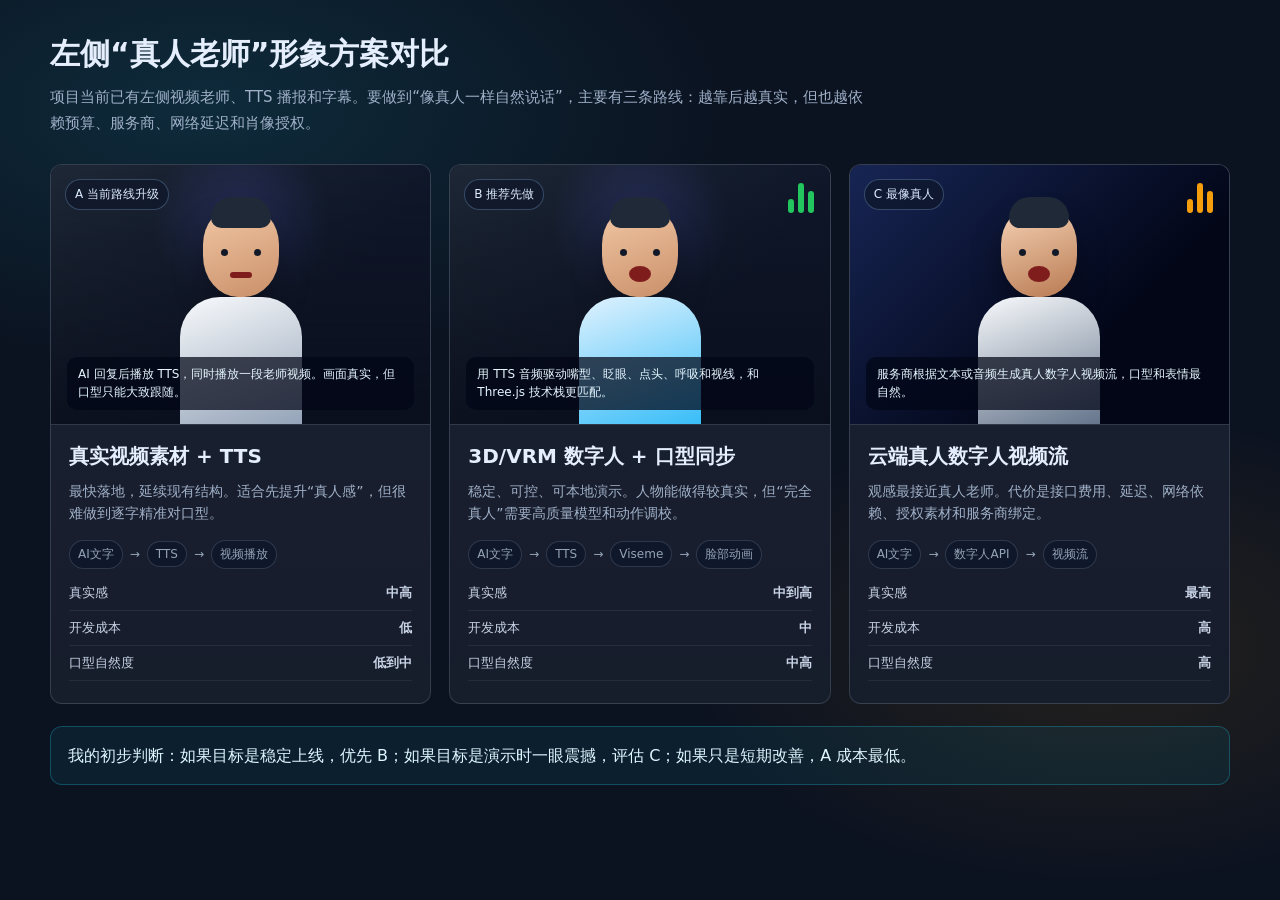
<file: .superpowers/brainstorm/teacher-avatar-options.html>
<!doctype html>
<html lang="zh-CN">
<head>
  <meta charset="utf-8">
  <meta name="viewport" content="width=device-width, initial-scale=1">
  <title>真人老师形象方案对比</title>
  <style>
    :root {
      color-scheme: dark;
      --bg: #0b1220;
      --panel: #111827;
      --panel-2: #172033;
      --text: #e5eefc;
      --muted: #9fb0c8;
      --line: rgba(148, 163, 184, 0.24);
      --accent: #22d3ee;
      --green: #22c55e;
      --amber: #f59e0b;
    }
    * { box-sizing: border-box; }
    body {
      margin: 0;
      min-height: 100vh;
      font-family: "Microsoft YaHei", "Noto Sans SC", system-ui, sans-serif;
      background:
        radial-gradient(900px 440px at 16% 12%, rgba(34, 211, 238, 0.13), transparent 60%),
        radial-gradient(740px 420px at 86% 72%, rgba(245, 158, 11, 0.11), transparent 58%),
        var(--bg);
      color: var(--text);
      padding: 34px;
    }
    main {
      max-width: 1180px;
      margin: 0 auto;
    }
    h1 {
      margin: 0 0 10px;
      font-size: 30px;
      font-weight: 760;
      letter-spacing: 0;
    }
    .lead {
      margin: 0;
      color: var(--muted);
      line-height: 1.7;
      max-width: 820px;
      font-size: 15px;
    }
    .grid {
      display: grid;
      grid-template-columns: repeat(3, minmax(0, 1fr));
      gap: 18px;
      margin-top: 28px;
    }
    .card {
      min-height: 540px;
      border: 1px solid var(--line);
      border-radius: 12px;
      background: linear-gradient(180deg, rgba(255,255,255,0.045), rgba(255,255,255,0.018)), var(--panel);
      overflow: hidden;
      cursor: pointer;
      transition: transform 0.18s ease, border-color 0.18s ease, box-shadow 0.18s ease;
    }
    .card:hover,
    .card.selected {
      transform: translateY(-2px);
      border-color: rgba(34, 211, 238, 0.62);
      box-shadow: 0 20px 38px rgba(0, 0, 0, 0.34);
    }
    .preview {
      height: 260px;
      position: relative;
      overflow: hidden;
      background: #101827;
      border-bottom: 1px solid var(--line);
    }
    .classroom {
      position: absolute;
      inset: 0;
      background:
        linear-gradient(180deg, rgba(8, 12, 24, 0.05), rgba(8, 12, 24, 0.72)),
        radial-gradient(circle at 50% 22%, rgba(99, 102, 241, 0.24), transparent 32%),
        linear-gradient(135deg, #1f2937, #0f172a 64%);
    }
    .head {
      position: absolute;
      left: 50%;
      top: 42px;
      width: 76px;
      height: 90px;
      transform: translateX(-50%);
      border-radius: 42% 42% 46% 46%;
      background: linear-gradient(160deg, #f2c7a5, #c99069);
      box-shadow: 0 16px 30px rgba(0, 0, 0, 0.35);
    }
    .head:before {
      content: "";
      position: absolute;
      left: 8px;
      right: 8px;
      top: -10px;
      height: 31px;
      border-radius: 24px 24px 12px 12px;
      background: #1f2937;
    }
    .eyes {
      position: absolute;
      top: 42px;
      left: 18px;
      right: 18px;
      display: flex;
      justify-content: space-between;
    }
    .eyes span {
      width: 7px;
      height: 7px;
      border-radius: 50%;
      background: #111827;
    }
    .mouth {
      position: absolute;
      left: 27px;
      top: 65px;
      width: 22px;
      height: 6px;
      border-radius: 999px;
      background: #7f1d1d;
    }
    .mouth.live {
      top: 59px;
      height: 16px;
      border-radius: 50%;
      animation: talk 0.52s infinite ease-in-out;
    }
    @keyframes talk {
      0%, 100% { height: 6px; top: 65px; }
      50% { height: 18px; top: 58px; }
    }
    .body {
      position: absolute;
      left: 50%;
      top: 132px;
      width: 122px;
      height: 128px;
      transform: translateX(-50%);
      border-radius: 40px 40px 0 0;
      background: linear-gradient(160deg, #f8fafc, #94a3b8);
    }
    .badge {
      position: absolute;
      top: 14px;
      left: 14px;
      padding: 6px 9px;
      border-radius: 999px;
      background: rgba(15, 23, 42, 0.74);
      color: #dbeafe;
      font-size: 12px;
      border: 1px solid rgba(147, 197, 253, 0.28);
    }
    .caption {
      position: absolute;
      left: 16px;
      right: 16px;
      bottom: 14px;
      padding: 9px 11px;
      border-radius: 10px;
      color: #e5f6ff;
      background: rgba(2, 6, 23, 0.72);
      font-size: 12px;
      line-height: 1.45;
    }
    .signal {
      position: absolute;
      top: 18px;
      right: 16px;
      display: flex;
      gap: 4px;
      align-items: end;
    }
    .signal span {
      width: 6px;
      border-radius: 999px;
      background: var(--green);
      animation: level 0.7s infinite ease-in-out;
    }
    .signal span:nth-child(1) { height: 14px; animation-delay: 0s; }
    .signal span:nth-child(2) { height: 30px; animation-delay: 0.12s; }
    .signal span:nth-child(3) { height: 22px; animation-delay: 0.24s; }
    @keyframes level {
      0%, 100% { transform: scaleY(0.65); }
      50% { transform: scaleY(1.08); }
    }
    .body-content {
      padding: 18px;
    }
    h2 {
      margin: 0 0 10px;
      font-size: 20px;
      letter-spacing: 0;
    }
    p {
      margin: 0;
      color: var(--muted);
      line-height: 1.6;
      font-size: 14px;
    }
    .pipeline {
      display: flex;
      flex-wrap: wrap;
      align-items: center;
      gap: 7px;
      margin-top: 15px;
      color: #94a3b8;
      font-size: 12px;
    }
    .pill {
      padding: 5px 8px;
      border-radius: 999px;
      background: rgba(15, 23, 42, 0.86);
      border: 1px solid rgba(148, 163, 184, 0.24);
    }
    .meta {
      display: grid;
      gap: 8px;
      margin-top: 15px;
      color: #c7d2e5;
      font-size: 13px;
    }
    .meta div {
      display: flex;
      justify-content: space-between;
      gap: 14px;
      border-bottom: 1px solid rgba(148, 163, 184, 0.12);
      padding-bottom: 8px;
    }
    .note {
      margin-top: 22px;
      padding: 15px 17px;
      border-radius: 12px;
      background: rgba(14, 116, 144, 0.14);
      border: 1px solid rgba(34, 211, 238, 0.26);
      color: #dff7ff;
      line-height: 1.7;
    }
    #selected {
      margin-top: 16px;
      color: #f8fafc;
      font-weight: 700;
      min-height: 24px;
    }
    @media (max-width: 980px) {
      body { padding: 18px; }
      .grid { grid-template-columns: 1fr; }
      .card { min-height: auto; }
    }
  </style>
</head>
<body>
  <main>
    <h1>左侧“真人老师”形象方案对比</h1>
    <p class="lead">项目当前已有左侧视频老师、TTS 播报和字幕。要做到“像真人一样自然说话”，主要有三条路线：越靠后越真实，但也越依赖预算、服务商、网络延迟和肖像授权。</p>

    <section class="grid">
      <article class="card" data-choice="A：真实视频素材 + TTS">
        <div class="preview">
          <div class="classroom"></div>
          <div class="badge">A 当前路线升级</div>
          <div class="head"><div class="eyes"><span></span><span></span></div><div class="mouth"></div></div>
          <div class="body"></div>
          <div class="caption">AI 回复后播放 TTS，同时播放一段老师视频。画面真实，但口型只能大致跟随。</div>
        </div>
        <div class="body-content">
          <h2>真实视频素材 + TTS</h2>
          <p>最快落地，延续现有结构。适合先提升“真人感”，但很难做到逐字精准对口型。</p>
          <div class="pipeline"><span class="pill">AI文字</span><span>→</span><span class="pill">TTS</span><span>→</span><span class="pill">视频播放</span></div>
          <div class="meta">
            <div><span>真实感</span><strong>中高</strong></div>
            <div><span>开发成本</span><strong>低</strong></div>
            <div><span>口型自然度</span><strong>低到中</strong></div>
          </div>
        </div>
      </article>

      <article class="card" data-choice="B：3D/VRM 数字人 + 口型同步">
        <div class="preview">
          <div class="classroom"></div>
          <div class="badge">B 推荐先做</div>
          <div class="signal"><span></span><span></span><span></span></div>
          <div class="head"><div class="eyes"><span></span><span></span></div><div class="mouth live"></div></div>
          <div class="body" style="background:linear-gradient(160deg,#e0f2fe,#38bdf8);"></div>
          <div class="caption">用 TTS 音频驱动嘴型、眨眼、点头、呼吸和视线，和 Three.js 技术栈更匹配。</div>
        </div>
        <div class="body-content">
          <h2>3D/VRM 数字人 + 口型同步</h2>
          <p>稳定、可控、可本地演示。人物能做得较真实，但“完全真人”需要高质量模型和动作调校。</p>
          <div class="pipeline"><span class="pill">AI文字</span><span>→</span><span class="pill">TTS</span><span>→</span><span class="pill">Viseme</span><span>→</span><span class="pill">脸部动画</span></div>
          <div class="meta">
            <div><span>真实感</span><strong>中到高</strong></div>
            <div><span>开发成本</span><strong>中</strong></div>
            <div><span>口型自然度</span><strong>中高</strong></div>
          </div>
        </div>
      </article>

      <article class="card" data-choice="C：云端真人数字人视频流">
        <div class="preview">
          <div class="classroom" style="background:linear-gradient(135deg,#172554,#020617 68%);"></div>
          <div class="badge">C 最像真人</div>
          <div class="signal"><span style="background:#f59e0b"></span><span style="background:#f59e0b"></span><span style="background:#f59e0b"></span></div>
          <div class="head" style="background:linear-gradient(160deg,#f6d3b6,#b87a52);"><div class="eyes"><span></span><span></span></div><div class="mouth live"></div></div>
          <div class="body" style="background:linear-gradient(160deg,#f8fafc,#64748b);"></div>
          <div class="caption">服务商根据文本或音频生成真人数字人视频流，口型和表情最自然。</div>
        </div>
        <div class="body-content">
          <h2>云端真人数字人视频流</h2>
          <p>观感最接近真人老师。代价是接口费用、延迟、网络依赖、授权素材和服务商绑定。</p>
          <div class="pipeline"><span class="pill">AI文字</span><span>→</span><span class="pill">数字人API</span><span>→</span><span class="pill">视频流</span></div>
          <div class="meta">
            <div><span>真实感</span><strong>最高</strong></div>
            <div><span>开发成本</span><strong>高</strong></div>
            <div><span>口型自然度</span><strong>高</strong></div>
          </div>
        </div>
      </article>
    </section>

    <div class="note">我的初步判断：如果目标是稳定上线，优先 B；如果目标是演示时一眼震撼，评估 C；如果只是短期改善，A 成本最低。</div>
    <div id="selected"></div>
  </main>

  <script>
    const cards = Array.from(document.querySelectorAll(".card"));
    const selected = document.getElementById("selected");
    cards.forEach((card) => {
      card.addEventListener("click", () => {
        cards.forEach((item) => item.classList.remove("selected"));
        card.classList.add("selected");
        selected.textContent = "当前选择：" + card.dataset.choice;
      });
    });
  </script>
</body>
</html>
</file>
